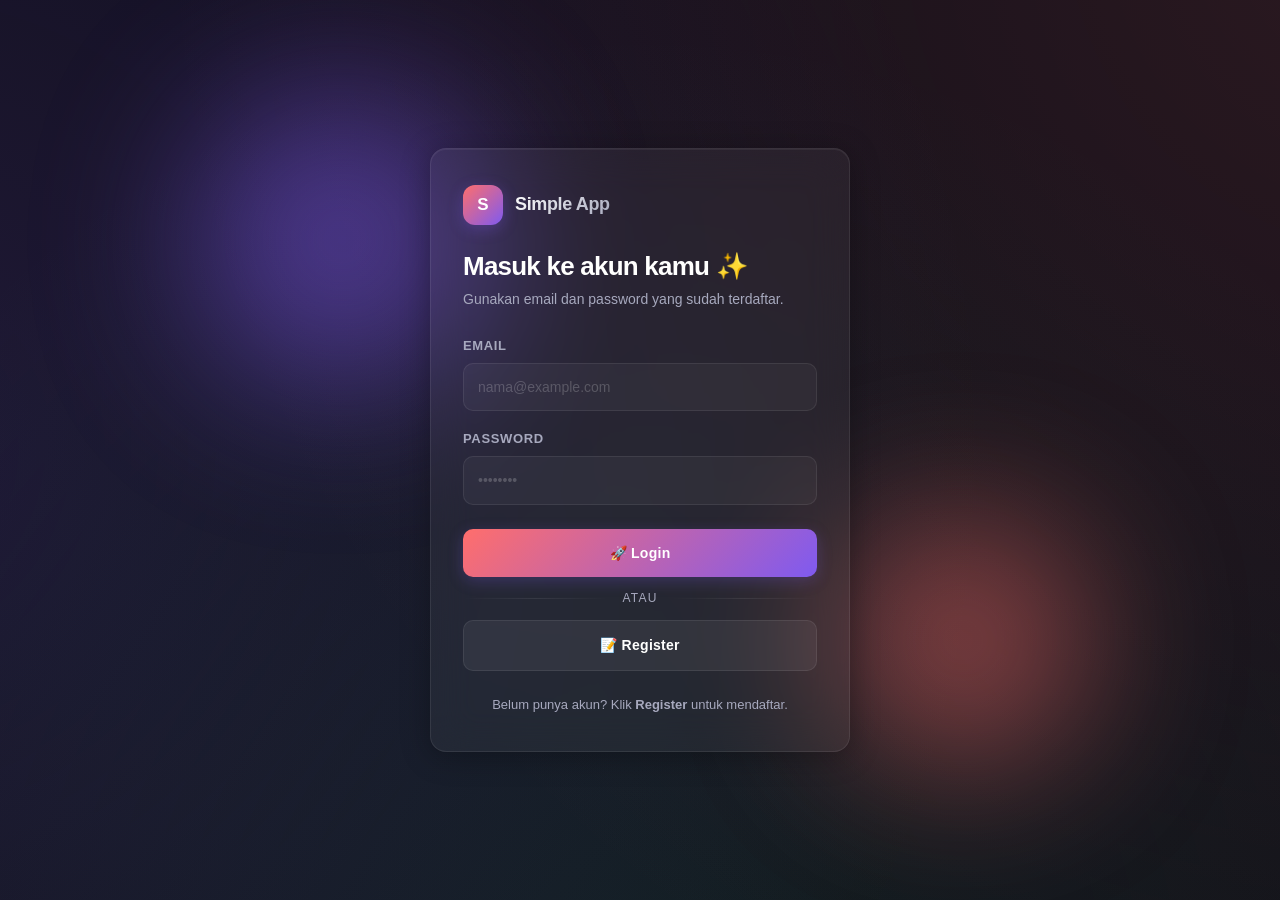
<file: index.html>
<!doctype html>
<html lang="id">
<head>
  <meta charset="utf-8">
  <meta name="viewport" content="width=device-width, initial-scale=1">
  <title>Login — Simple App</title>
  <link rel="stylesheet" href="css/style.css">
</head>
<body>
  <div class="auth-wrap">
    <div class="card">
      <div class="brand">
        <div class="brand-mark">S</div>
        <div class="brand-name">Simple App</div>
      </div>

      <h1>Masuk ke akun kamu ✨</h1>
      <p class="subtitle">Gunakan email dan password yang sudah terdaftar.</p>

      <div id="message" class="msg" role="alert" aria-live="polite"></div>

      <form id="login-form" novalidate>
        <div class="field">
          <label for="email">Email</label>
          <input type="email" id="email" name="email" autocomplete="email"
                 placeholder="nama@example.com" required>
        </div>

        <div class="field">
          <label for="password">Password</label>
          <input type="password" id="password" name="password"
                 autocomplete="current-password" placeholder="••••••••" required>
        </div>

        <div class="btn-row">
          <button type="submit" class="btn btn-primary">🚀 Login</button>
          <div class="divider">atau</div>
          <button type="button" class="btn btn-secondary" id="register-btn">📝 Register</button>
        </div>
      </form>

      <p class="footnote">Belum punya akun? Klik <strong>Register</strong> untuk mendaftar.</p>
    </div>
  </div>

  <script src="js/auth.js"></script>
  <script>
    (function () {
      var form = document.getElementById('login-form');
      var message = document.getElementById('message');
      var submitBtn = form.querySelector('button[type="submit"]');

      function show(text, kind) {
        message.textContent = text;
        message.className = 'msg show ' + kind;
      }

      // Already signed in? Go straight to the homepage.
      if (Auth.currentUser()) {
        location.replace('home.html');
      }

      // A fresh registration lands here with ?registered=1
      if (new URLSearchParams(location.search).get('registered') === '1') {
        show('🎉 Akun berhasil dibuat. Silakan login.', 'success');
      }

      document.getElementById('register-btn').addEventListener('click', function () {
        location.href = 'register.html';
      });

      form.addEventListener('submit', function (event) {
        event.preventDefault();
        message.className = 'msg';

        var email = document.getElementById('email').value;
        var password = document.getElementById('password').value;

        if (!email || !password) {
          show('Email dan password wajib diisi.', 'error');
          return;
        }

        submitBtn.disabled = true;
        submitBtn.textContent = '⏳ Memproses…';

        Auth.login(email, password)
          .then(function () {
            location.href = 'home.html';
          })
          .catch(function (err) {
            show(err.message, 'error');
            submitBtn.disabled = false;
            submitBtn.textContent = '🚀 Login';
            document.getElementById('password').value = '';
          });
      });
    })();
  </script>
</body>
</html>
</file>
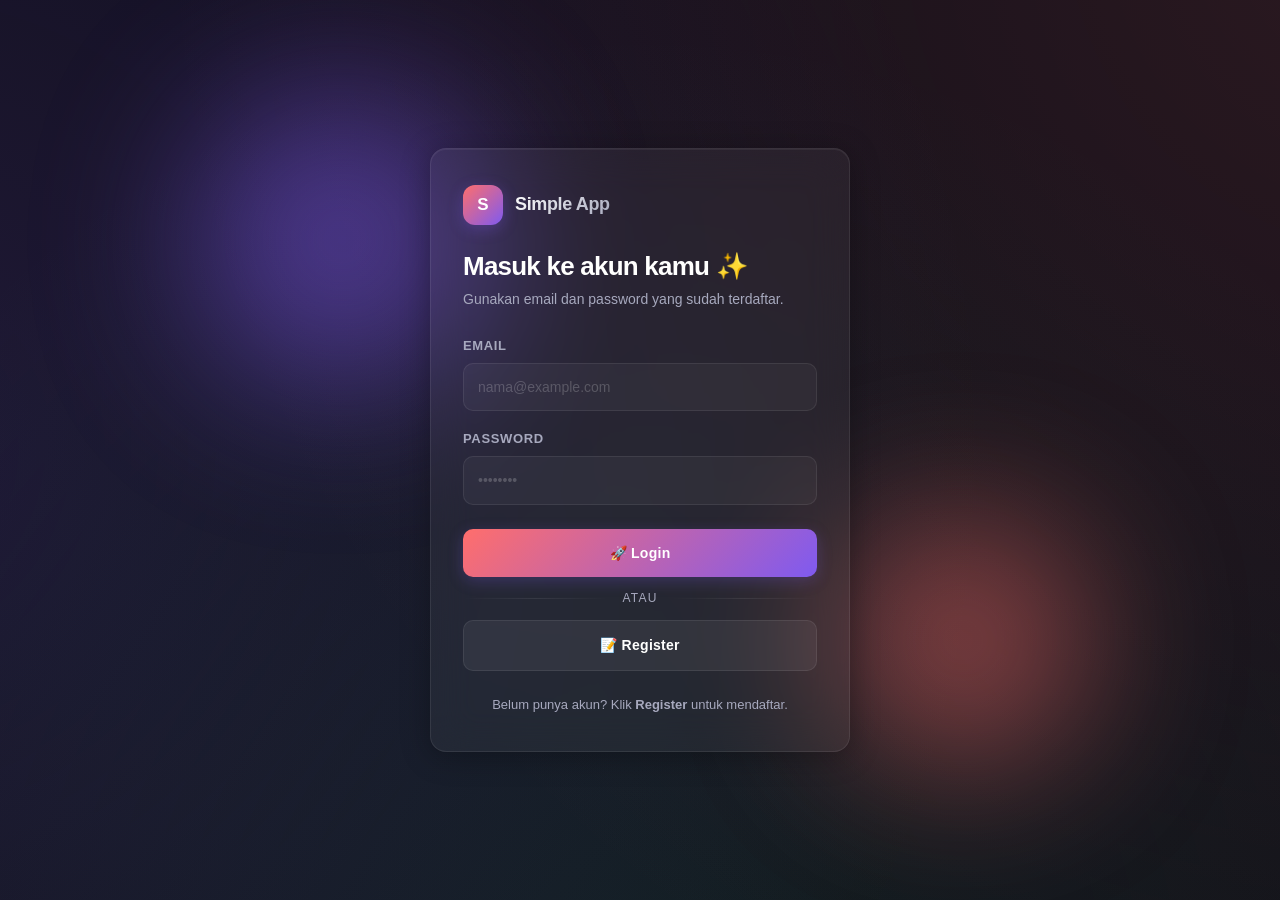
<file: home.html>
<!doctype html>
<html lang="id">
<head>
  <meta charset="utf-8">
  <meta name="viewport" content="width=device-width, initial-scale=1">
  <title>Homepage — Simple App</title>
  <link rel="stylesheet" href="css/style.css">
</head>
<body>
  <header class="topbar">
    <div class="topbar-inner">
      <div class="brand">
        <div class="brand-mark">S</div>
        <div class="brand-name">Simple App</div>
      </div>
      <button type="button" class="btn-logout" id="logout-btn">🚪 Logout</button>
    </div>
  </header>

  <main class="page">
    <section class="hero">
      <h1>Halo, <span id="user-name">pengguna</span> 👋</h1>
      <p>Kamu login sebagai <span id="user-email">—</span>.</p>
    </section>

    <section class="grid">
      <div class="tile">
        <p class="stat">12</p>
        <h2>📋 Tugas aktif</h2>
        <p>Pekerjaan yang sedang berjalan minggu ini.</p>
      </div>
      <div class="tile">
        <p class="stat">4</p>
        <h2>🔔 Notifikasi</h2>
        <p>Pesan baru yang belum kamu baca.</p>
      </div>
      <div class="tile">
        <p class="stat">98%</p>
        <h2>⚡ Uptime</h2>
        <p>Ketersediaan layanan 30 hari terakhir.</p>
      </div>
    </section>

    <section class="grid">
      <div class="tile">
        <h2>👤 Profil</h2>
        <p>Atur nama, email, dan preferensi akun kamu.</p>
      </div>
      <div class="tile">
        <h2>⚙️ Pengaturan</h2>
        <p>Kelola keamanan, notifikasi, dan tampilan.</p>
      </div>
      <div class="tile">
        <h2>💬 Bantuan</h2>
        <p>Panduan singkat dan kontak dukungan.</p>
      </div>
    </section>

    <p class="note">
      📌 Catatan: ini prototipe tampilan. Login dan registrasi disimpan di
      localStorage browser, bukan di server — belum aman untuk data nyata.
    </p>
  </main>

  <script src="js/auth.js"></script>
  <script>
    (function () {
      var user = Auth.requireAuth('index.html');
      if (!user) return;

      document.getElementById('user-name').textContent = user.name;
      document.getElementById('user-email').textContent = user.email;

      document.getElementById('logout-btn').addEventListener('click', function () {
        Auth.logout();
        location.replace('index.html');
      });
    })();
  </script>
</body>
</html>
</file>
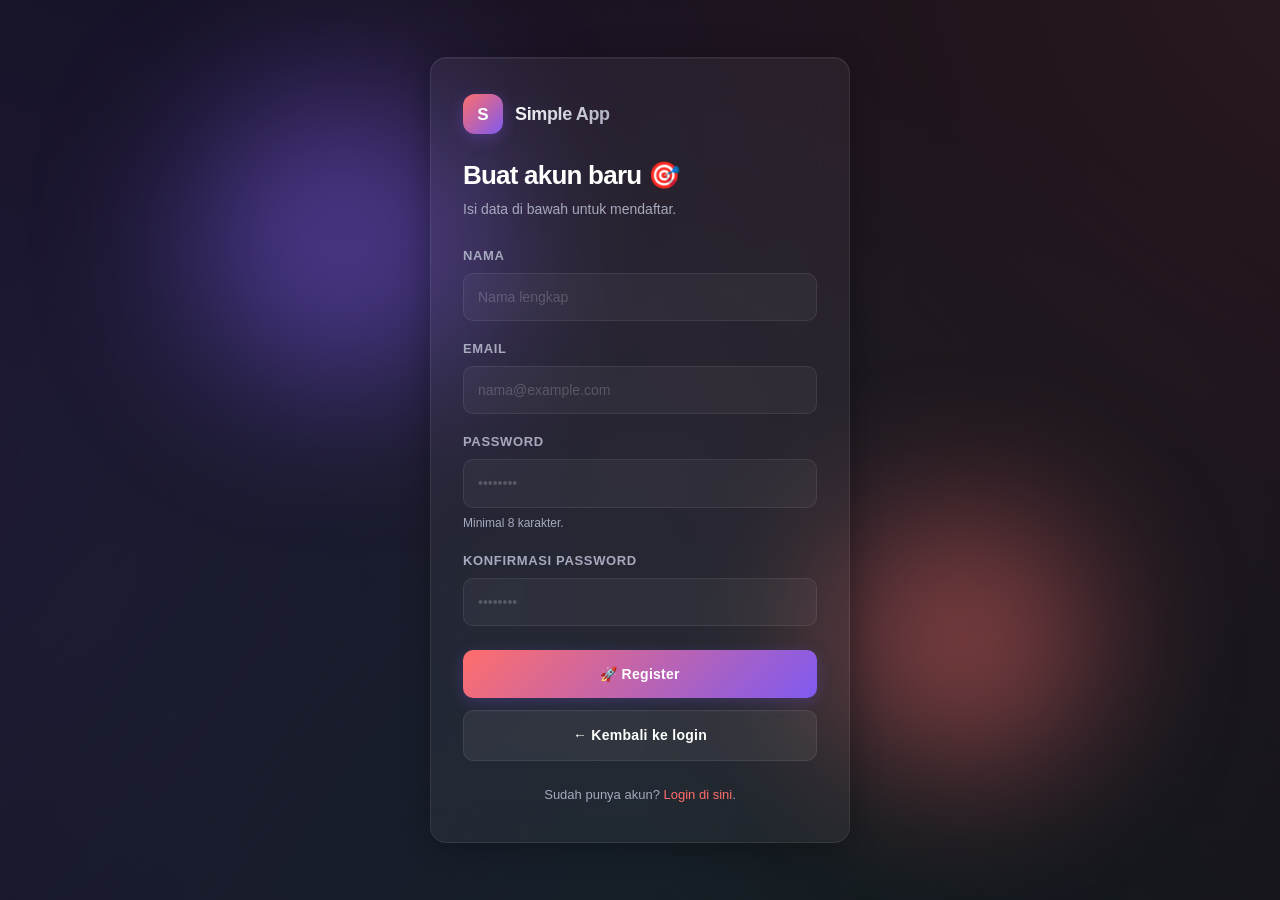
<file: register.html>
<!doctype html>
<html lang="id">
<head>
  <meta charset="utf-8">
  <meta name="viewport" content="width=device-width, initial-scale=1">
  <title>Register — Simple App</title>
  <link rel="stylesheet" href="css/style.css">
</head>
<body>
  <div class="auth-wrap">
    <div class="card">
      <div class="brand">
        <div class="brand-mark">S</div>
        <div class="brand-name">Simple App</div>
      </div>

      <h1>Buat akun baru 🎯</h1>
      <p class="subtitle">Isi data di bawah untuk mendaftar.</p>

      <div id="message" class="msg" role="alert" aria-live="polite"></div>

      <form id="register-form" novalidate>
        <div class="field">
          <label for="name">Nama</label>
          <input type="text" id="name" name="name" autocomplete="name"
                 placeholder="Nama lengkap" required>
        </div>

        <div class="field">
          <label for="email">Email</label>
          <input type="email" id="email" name="email" autocomplete="email"
                 placeholder="nama@example.com" required>
        </div>

        <div class="field">
          <label for="password">Password</label>
          <input type="password" id="password" name="password"
                 autocomplete="new-password" placeholder="••••••••" required>
          <span class="hint">Minimal 8 karakter.</span>
        </div>

        <div class="field">
          <label for="confirm">Konfirmasi password</label>
          <input type="password" id="confirm" name="confirm"
                 autocomplete="new-password" placeholder="••••••••" required>
        </div>

        <div class="btn-row">
          <button type="submit" class="btn btn-primary">🚀 Register</button>
          <button type="button" class="btn btn-secondary" id="back-btn">← Kembali ke login</button>
        </div>
      </form>

      <p class="footnote">Sudah punya akun? <a href="index.html">Login di sini</a>.</p>
    </div>
  </div>

  <script src="js/auth.js"></script>
  <script>
    (function () {
      var form = document.getElementById('register-form');
      var message = document.getElementById('message');
      var submitBtn = form.querySelector('button[type="submit"]');

      function show(text, kind) {
        message.textContent = text;
        message.className = 'msg show ' + kind;
      }

      document.getElementById('back-btn').addEventListener('click', function () {
        location.href = 'index.html';
      });

      form.addEventListener('submit', function (event) {
        event.preventDefault();
        message.className = 'msg';

        var name = document.getElementById('name').value;
        var email = document.getElementById('email').value;
        var password = document.getElementById('password').value;
        var confirm = document.getElementById('confirm').value;

        if (password !== confirm) {
          show('Konfirmasi password tidak cocok.', 'error');
          return;
        }

        submitBtn.disabled = true;
        submitBtn.textContent = '⏳ Memproses…';

        Auth.register(name, email, password)
          .then(function () {
            location.href = 'index.html?registered=1';
          })
          .catch(function (err) {
            show(err.message, 'error');
            submitBtn.disabled = false;
            submitBtn.textContent = '🚀 Register';
          });
      });
    })();
  </script>
</body>
</html>
</file>
<file: css/style.css>
/* ---------- Design tokens ---------- */
:root {
  --bg: #0f0e17;
  --surface: rgba(255, 255, 255, 0.06);
  --surface-solid: #1a1a2e;
  --border: rgba(255, 255, 255, 0.08);
  --text: #fffffe;
  --text-muted: #a7a9be;
  --accent: #ff6e6c;
  --accent-hover: #ff8a88;
  --accent-soft: rgba(255, 110, 108, 0.12);
  --secondary: #7f5af0;
  --secondary-hover: #9b7bfc;
  --secondary-soft: rgba(127, 90, 240, 0.12);
  --danger: #ff6e6c;
  --danger-soft: rgba(255, 110, 108, 0.12);
  --success: #2cb67d;
  --success-soft: rgba(44, 182, 125, 0.12);
  --radius: 16px;
  --radius-sm: 10px;
  --shadow: 0 4px 30px rgba(0, 0, 0, 0.3);
  --glass-blur: blur(20px);
  --font: 'Inter', -apple-system, BlinkMacSystemFont, "Segoe UI", Roboto, Helvetica, Arial, sans-serif;

  /* Gradient palette */
  --grad-1: #ff6e6c;
  --grad-2: #7f5af0;
  --grad-3: #2cb67d;
  --grad-4: #e45858;
}

@import url('https://fonts.googleapis.com/css2?family=Inter:wght@400;500;600;700;800&display=swap');

* { box-sizing: border-box; }

body {
  margin: 0;
  min-height: 100vh;
  background: var(--bg);
  color: var(--text);
  font-family: var(--font);
  font-size: 15px;
  line-height: 1.6;
  -webkit-font-smoothing: antialiased;
  overflow-x: hidden;
}

/* ---------- Animated background ---------- */
body::before {
  content: "";
  position: fixed;
  top: -50%;
  left: -50%;
  width: 200%;
  height: 200%;
  background:
    radial-gradient(circle at 20% 50%, rgba(127, 90, 240, 0.15) 0%, transparent 50%),
    radial-gradient(circle at 80% 20%, rgba(255, 110, 108, 0.12) 0%, transparent 50%),
    radial-gradient(circle at 50% 80%, rgba(44, 182, 125, 0.1) 0%, transparent 50%);
  animation: bgShift 15s ease-in-out infinite alternate;
  z-index: -1;
  pointer-events: none;
}

@keyframes bgShift {
  0%   { transform: translate(0, 0) rotate(0deg); }
  50%  { transform: translate(-5%, 3%) rotate(3deg); }
  100% { transform: translate(3%, -5%) rotate(-2deg); }
}

a { color: var(--accent); text-decoration: none; transition: color .2s; }
a:hover { color: var(--accent-hover); text-decoration: underline; }

/* ---------- Auth pages ---------- */
.auth-wrap {
  min-height: 100vh;
  display: flex;
  align-items: center;
  justify-content: center;
  padding: 32px 16px;
  position: relative;
}

/* Floating orbs behind the card */
.auth-wrap::before,
.auth-wrap::after {
  content: "";
  position: absolute;
  border-radius: 50%;
  filter: blur(80px);
  opacity: 0.5;
  z-index: 0;
  animation: float 8s ease-in-out infinite alternate;
}

.auth-wrap::before {
  width: 300px;
  height: 300px;
  background: var(--secondary);
  top: 10%;
  left: 15%;
}

.auth-wrap::after {
  width: 250px;
  height: 250px;
  background: var(--accent);
  bottom: 15%;
  right: 15%;
  animation-delay: -4s;
}

@keyframes float {
  0%   { transform: translate(0, 0) scale(1); }
  100% { transform: translate(30px, -20px) scale(1.1); }
}

.card {
  width: 100%;
  max-width: 420px;
  background: rgba(255, 255, 255, 0.05);
  backdrop-filter: var(--glass-blur);
  -webkit-backdrop-filter: var(--glass-blur);
  border: 1px solid var(--border);
  border-radius: var(--radius);
  box-shadow:
    var(--shadow),
    inset 0 1px 0 rgba(255, 255, 255, 0.06);
  padding: 36px 32px;
  position: relative;
  z-index: 1;
  animation: cardIn 0.6s cubic-bezier(0.16, 1, 0.3, 1) forwards;
  opacity: 0;
  transform: translateY(20px);
}

@keyframes cardIn {
  to { opacity: 1; transform: translateY(0); }
}

.brand {
  display: flex;
  align-items: center;
  gap: 12px;
  margin-bottom: 26px;
}

.brand-mark {
  width: 40px;
  height: 40px;
  border-radius: 12px;
  background: linear-gradient(135deg, var(--accent) 0%, var(--secondary) 100%);
  color: #fff;
  display: grid;
  place-items: center;
  font-weight: 800;
  font-size: 17px;
  box-shadow: 0 4px 15px rgba(127, 90, 240, 0.3);
  transition: transform .3s cubic-bezier(0.34, 1.56, 0.64, 1);
}

.brand-mark:hover {
  transform: rotate(-8deg) scale(1.1);
}

.brand-name {
  font-weight: 700;
  font-size: 18px;
  letter-spacing: -.02em;
  background: linear-gradient(135deg, var(--text) 0%, var(--text-muted) 100%);
  -webkit-background-clip: text;
  -webkit-text-fill-color: transparent;
  background-clip: text;
}

h1 {
  font-size: 26px;
  line-height: 1.2;
  margin: 0 0 6px;
  letter-spacing: -.03em;
  font-weight: 800;
}

.subtitle {
  margin: 0 0 26px;
  color: var(--text-muted);
  font-size: 14px;
}

.field { margin-bottom: 18px; }

label {
  display: block;
  font-size: 13px;
  font-weight: 600;
  margin-bottom: 6px;
  color: var(--text-muted);
  text-transform: uppercase;
  letter-spacing: 0.05em;
}

input[type="email"],
input[type="password"],
input[type="text"] {
  width: 100%;
  padding: 12px 14px;
  font: inherit;
  font-size: 14px;
  color: var(--text);
  background: rgba(255, 255, 255, 0.04);
  border: 1px solid var(--border);
  border-radius: var(--radius-sm);
  transition: all .25s ease;
}

input::placeholder {
  color: rgba(255, 255, 255, 0.2);
}

input:focus {
  outline: none;
  border-color: var(--secondary);
  box-shadow: 0 0 0 3px var(--secondary-soft), 0 0 20px rgba(127, 90, 240, 0.1);
  background: rgba(255, 255, 255, 0.06);
}

.hint {
  display: block;
  margin-top: 6px;
  font-size: 12px;
  color: var(--text-muted);
}

/* ---------- Buttons ---------- */
.btn {
  width: 100%;
  padding: 13px 20px;
  font: inherit;
  font-size: 14px;
  font-weight: 700;
  border-radius: var(--radius-sm);
  border: none;
  cursor: pointer;
  transition: all .25s cubic-bezier(0.34, 1.56, 0.64, 1);
  position: relative;
  overflow: hidden;
  letter-spacing: 0.02em;
}

.btn::after {
  content: "";
  position: absolute;
  inset: 0;
  background: linear-gradient(rgba(255,255,255,0.15), transparent);
  opacity: 0;
  transition: opacity .25s;
}

.btn:hover::after { opacity: 1; }

.btn-primary {
  background: linear-gradient(135deg, var(--accent) 0%, var(--secondary) 100%);
  color: #fff;
  box-shadow: 0 4px 15px rgba(127, 90, 240, 0.25);
}
.btn-primary:hover {
  transform: translateY(-2px);
  box-shadow: 0 8px 25px rgba(127, 90, 240, 0.35);
}
.btn-primary:active {
  transform: translateY(0);
}

.btn-secondary {
  background: rgba(255, 255, 255, 0.06);
  color: var(--text);
  border: 1px solid var(--border);
}
.btn-secondary:hover {
  border-color: var(--secondary);
  color: var(--secondary);
  background: var(--secondary-soft);
  transform: translateY(-2px);
}

.btn-row { display: grid; gap: 12px; margin-top: 24px; }

.divider {
  display: flex;
  align-items: center;
  gap: 14px;
  margin: 0;
  color: var(--text-muted);
  font-size: 12px;
  text-transform: uppercase;
  letter-spacing: 0.1em;
}
.divider::before,
.divider::after {
  content: "";
  flex: 1;
  height: 1px;
  background: linear-gradient(90deg, transparent, var(--border), transparent);
}

/* ---------- Messages ---------- */
.msg {
  display: none;
  margin-bottom: 20px;
  padding: 12px 14px;
  border-radius: var(--radius-sm);
  font-size: 13px;
  font-weight: 500;
  border-left: 3px solid transparent;
}
.msg.show { display: block; animation: msgIn .3s ease; }
.msg.error {
  background: var(--danger-soft);
  color: var(--danger);
  border-left-color: var(--danger);
}
.msg.success {
  background: var(--success-soft);
  color: var(--success);
  border-left-color: var(--success);
}

@keyframes msgIn {
  from { opacity: 0; transform: translateY(-8px); }
  to   { opacity: 1; transform: translateY(0); }
}

.footnote {
  margin: 24px 0 0;
  text-align: center;
  font-size: 13px;
  color: var(--text-muted);
}

/* ---------- Homepage ---------- */
.topbar {
  background: rgba(255, 255, 255, 0.03);
  backdrop-filter: blur(16px);
  -webkit-backdrop-filter: blur(16px);
  border-bottom: 1px solid var(--border);
  position: sticky;
  top: 0;
  z-index: 10;
}

.topbar-inner {
  max-width: 1000px;
  margin: 0 auto;
  padding: 16px 20px;
  display: flex;
  align-items: center;
  justify-content: space-between;
  gap: 16px;
}

.topbar .brand { margin-bottom: 0; }

.btn-logout {
  width: auto;
  padding: 8px 18px;
  font-size: 13px;
  font-weight: 600;
  background: rgba(255, 255, 255, 0.05);
  color: var(--text-muted);
  border: 1px solid var(--border);
  border-radius: var(--radius-sm);
  cursor: pointer;
  font-family: inherit;
  transition: all .25s ease;
}
.btn-logout:hover {
  border-color: var(--danger);
  color: var(--danger);
  background: var(--danger-soft);
}

main.page {
  max-width: 1000px;
  margin: 0 auto;
  padding: 40px 20px 80px;
}

/* Hero section with gradient text */
.hero {
  margin-bottom: 8px;
  animation: fadeUp .6s ease forwards;
  opacity: 0;
}

@keyframes fadeUp {
  from { opacity: 0; transform: translateY(16px); }
  to   { opacity: 1; transform: translateY(0); }
}

.hero h1 {
  font-size: 36px;
  margin-bottom: 8px;
  font-weight: 800;
  background: linear-gradient(135deg, var(--text) 0%, var(--accent) 50%, var(--secondary) 100%);
  -webkit-background-clip: text;
  -webkit-text-fill-color: transparent;
  background-clip: text;
  background-size: 200% auto;
  animation: shimmer 3s ease-in-out infinite alternate;
}

@keyframes shimmer {
  from { background-position: 0% center; }
  to   { background-position: 100% center; }
}

.hero p { color: var(--text-muted); margin: 0; font-size: 16px; }

.grid {
  display: grid;
  grid-template-columns: repeat(auto-fit, minmax(260px, 1fr));
  gap: 18px;
  margin-top: 32px;
}

.tile {
  background: rgba(255, 255, 255, 0.04);
  backdrop-filter: blur(10px);
  -webkit-backdrop-filter: blur(10px);
  border: 1px solid var(--border);
  border-radius: var(--radius);
  padding: 24px;
  transition: all .3s cubic-bezier(0.34, 1.56, 0.64, 1);
  position: relative;
  overflow: hidden;
  cursor: default;

  /* stagger animation */
  animation: tileIn .5s ease forwards;
  opacity: 0;
  transform: translateY(20px);
}

.tile:nth-child(1) { animation-delay: .1s; }
.tile:nth-child(2) { animation-delay: .2s; }
.tile:nth-child(3) { animation-delay: .3s; }

@keyframes tileIn {
  to { opacity: 1; transform: translateY(0); }
}

/* Gradient accent border on hover */
.tile::before {
  content: "";
  position: absolute;
  top: 0;
  left: 0;
  right: 0;
  height: 3px;
  background: linear-gradient(90deg, var(--accent), var(--secondary), var(--success));
  transform: scaleX(0);
  transform-origin: left;
  transition: transform .4s ease;
}

.tile:hover::before {
  transform: scaleX(1);
}

.tile:hover {
  transform: translateY(-4px);
  border-color: rgba(255, 255, 255, 0.12);
  box-shadow: 0 8px 30px rgba(0, 0, 0, 0.3);
}

/* Glow effect on hover */
.tile::after {
  content: "";
  position: absolute;
  top: -50%;
  left: -50%;
  width: 200%;
  height: 200%;
  background: radial-gradient(circle at center, rgba(127, 90, 240, 0.05) 0%, transparent 70%);
  opacity: 0;
  transition: opacity .3s;
}

.tile:hover::after {
  opacity: 1;
}

.tile h2 {
  font-size: 15px;
  font-weight: 700;
  margin: 0 0 6px;
  letter-spacing: -.01em;
  position: relative;
  z-index: 1;
}

.tile p {
  margin: 0;
  font-size: 14px;
  color: var(--text-muted);
  position: relative;
  z-index: 1;
}

.tile .stat {
  font-size: 32px;
  font-weight: 800;
  letter-spacing: -.03em;
  margin: 0 0 4px;
  position: relative;
  z-index: 1;
}

/* Color-code the stat tiles */
.grid:first-of-type .tile:nth-child(1) .stat { color: var(--accent); }
.grid:first-of-type .tile:nth-child(2) .stat { color: var(--secondary); }
.grid:first-of-type .tile:nth-child(3) .stat { color: var(--success); }

.note {
  margin-top: 36px;
  padding: 16px 20px;
  border-left: 3px solid var(--secondary);
  background: var(--secondary-soft);
  border-radius: 0 var(--radius-sm) var(--radius-sm) 0;
  font-size: 13px;
  color: var(--text-muted);
  backdrop-filter: blur(10px);
}

/* ---------- Responsive ---------- */
@media (max-width: 480px) {
  .card { padding: 28px 22px; }
  .hero h1 { font-size: 26px; }
  .grid { grid-template-columns: 1fr; }
}

/* ---------- Scrollbar ---------- */
::-webkit-scrollbar { width: 6px; }
::-webkit-scrollbar-track { background: transparent; }
::-webkit-scrollbar-thumb {
  background: rgba(255, 255, 255, 0.1);
  border-radius: 3px;
}
::-webkit-scrollbar-thumb:hover {
  background: rgba(255, 255, 255, 0.2);
}

/* ---------- Selection ---------- */
::selection {
  background: rgba(127, 90, 240, 0.3);
  color: #fff;
}
</file>
